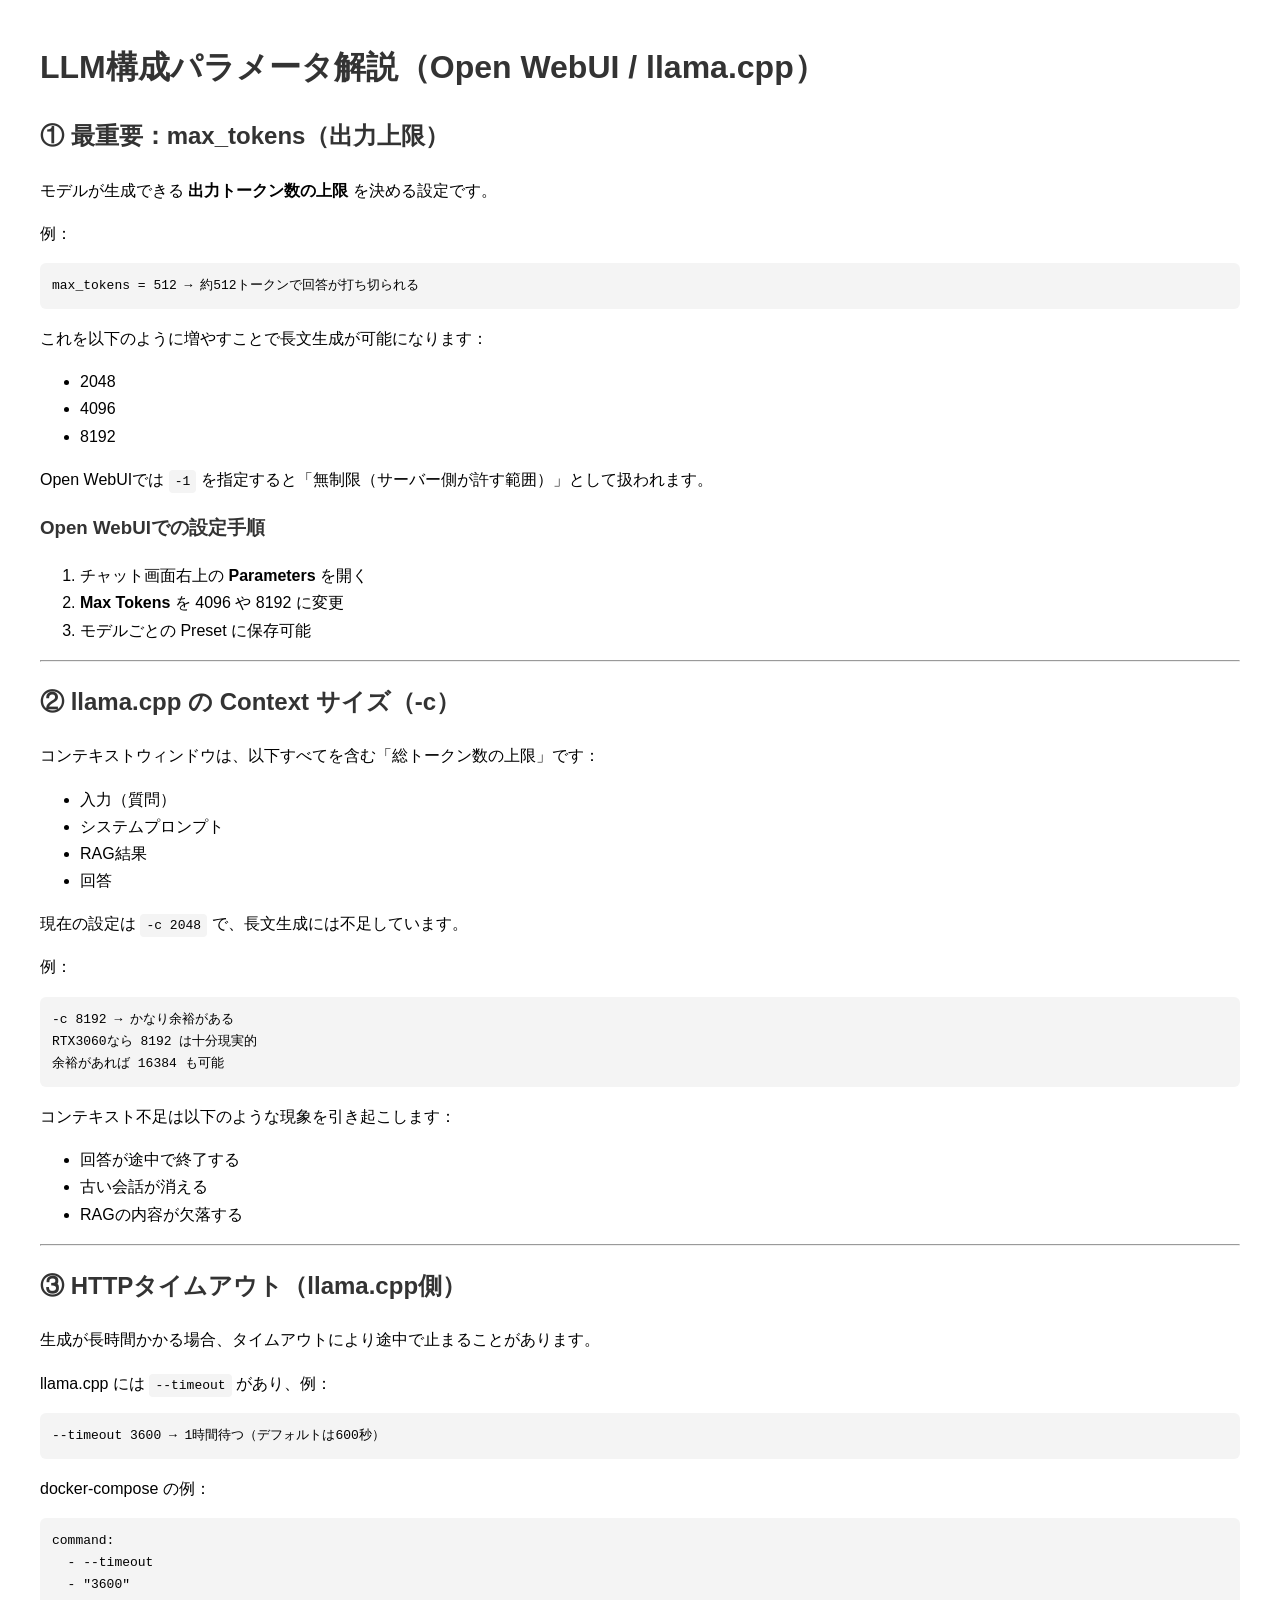
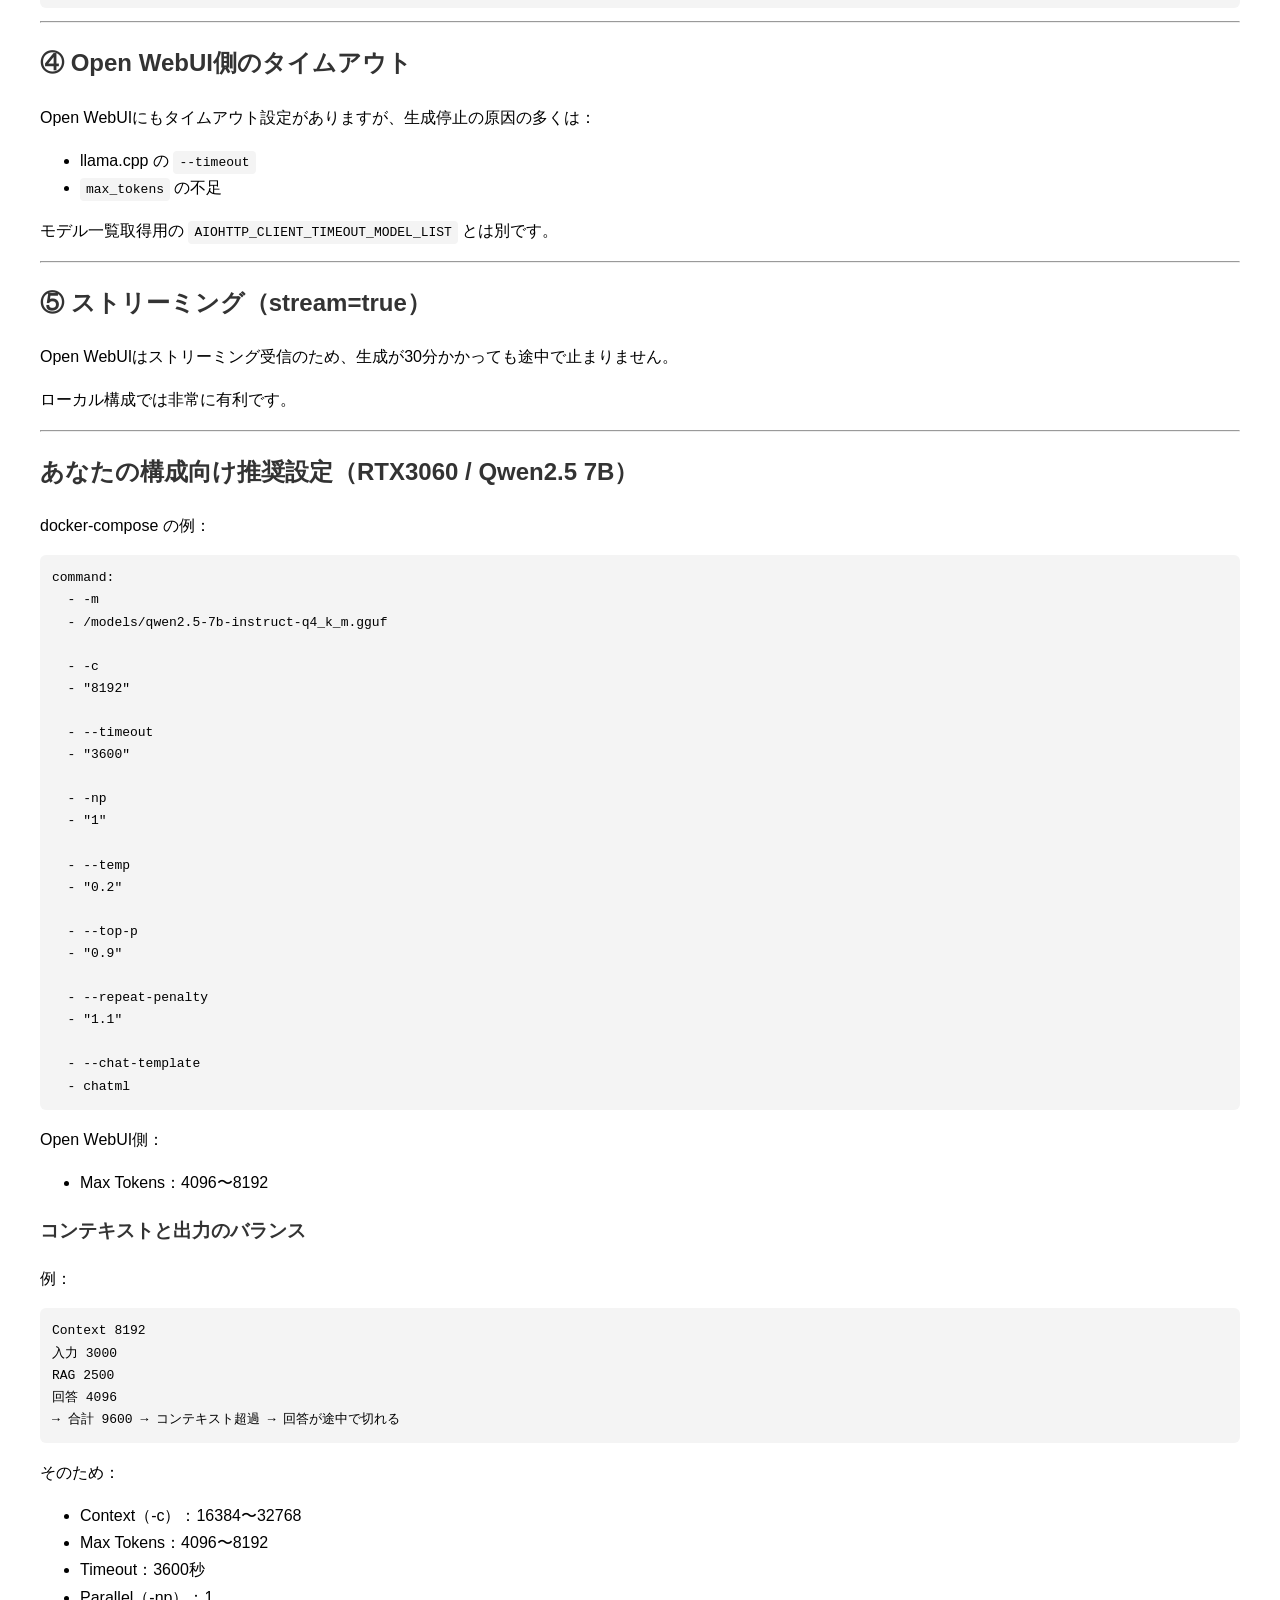
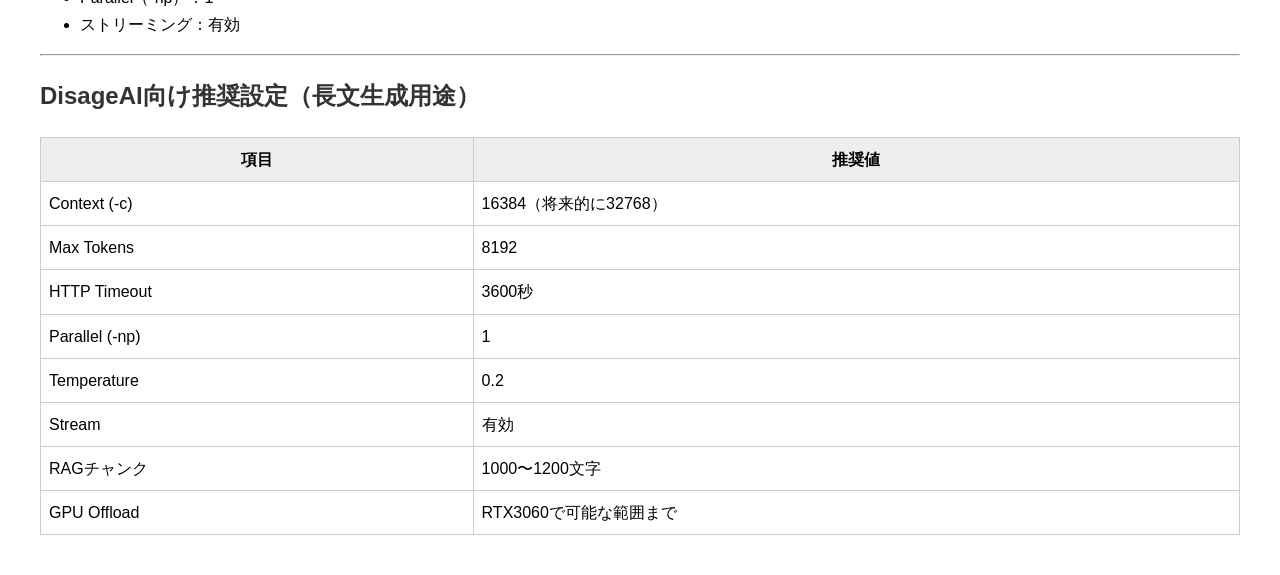
<file: docs/LLM構成パラメータ解説（Open_WebUI _llama.cpp）.html>
<!DOCTYPE html>
<html lang="ja">
<head>
<meta charset="UTF-8">
<title>LLM構成パラメータ解説（Open WebUI / llama.cpp）</title>
<style>
  body { font-family: Arial, sans-serif; line-height: 1.7; margin: 40px; }
  h1, h2, h3 { color: #333; }
  code { background: #f4f4f4; padding: 4px 6px; border-radius: 4px; }
  pre { background: #f4f4f4; padding: 12px; border-radius: 6px; }
  table { border-collapse: collapse; width: 100%; margin-top: 20px; }
  th, td { border: 1px solid #ccc; padding: 8px; }
  th { background: #eee; }
</style>
</head>
<body>

<h1>LLM構成パラメータ解説（Open WebUI / llama.cpp）</h1>

<h2>① 最重要：max_tokens（出力上限）</h2>
<p>モデルが生成できる <strong>出力トークン数の上限</strong> を決める設定です。</p>

<p>例：</p>
<pre>max_tokens = 512 → 約512トークンで回答が打ち切られる</pre>

<p>これを以下のように増やすことで長文生成が可能になります：</p>
<ul>
  <li>2048</li>
  <li>4096</li>
  <li>8192</li>
</ul>

<p>Open WebUIでは <code>-1</code> を指定すると「無制限（サーバー側が許す範囲）」として扱われます。</p>

<h3>Open WebUIでの設定手順</h3>
<ol>
  <li>チャット画面右上の <strong>Parameters</strong> を開く</li>
  <li><strong>Max Tokens</strong> を 4096 や 8192 に変更</li>
  <li>モデルごとの Preset に保存可能</li>
</ol>

<hr>

<h2>② llama.cpp の Context サイズ（-c）</h2>
<p>コンテキストウィンドウは、以下すべてを含む「総トークン数の上限」です：</p>

<ul>
  <li>入力（質問）</li>
  <li>システムプロンプト</li>
  <li>RAG結果</li>
  <li>回答</li>
</ul>

<p>現在の設定は <code>-c 2048</code> で、長文生成には不足しています。</p>

<p>例：</p>
<pre>-c 8192 → かなり余裕がある
RTX3060なら 8192 は十分現実的
余裕があれば 16384 も可能
</pre>

<p>コンテキスト不足は以下のような現象を引き起こします：</p>
<ul>
  <li>回答が途中で終了する</li>
  <li>古い会話が消える</li>
  <li>RAGの内容が欠落する</li>
</ul>

<hr>

<h2>③ HTTPタイムアウト（llama.cpp側）</h2>
<p>生成が長時間かかる場合、タイムアウトにより途中で止まることがあります。</p>

<p>llama.cpp には <code>--timeout</code> があり、例：</p>
<pre>--timeout 3600 → 1時間待つ（デフォルトは600秒）</pre>

<p>docker-compose の例：</p>
<pre>
command:
  - --timeout
  - "3600"
</pre>

<hr>

<h2>④ Open WebUI側のタイムアウト</h2>
<p>Open WebUIにもタイムアウト設定がありますが、生成停止の原因の多くは：</p>

<ul>
  <li>llama.cpp の <code>--timeout</code></li>
  <li><code>max_tokens</code> の不足</li>
</ul>

<p>モデル一覧取得用の <code>AIOHTTP_CLIENT_TIMEOUT_MODEL_LIST</code> とは別です。</p>

<hr>

<h2>⑤ ストリーミング（stream=true）</h2>
<p>Open WebUIはストリーミング受信のため、生成が30分かかっても途中で止まりません。</p>
<p>ローカル構成では非常に有利です。</p>

<hr>

<h2>あなたの構成向け推奨設定（RTX3060 / Qwen2.5 7B）</h2>

<p>docker-compose の例：</p>
<pre>
command:
  - -m
  - /models/qwen2.5-7b-instruct-q4_k_m.gguf

  - -c
  - "8192"

  - --timeout
  - "3600"

  - -np
  - "1"

  - --temp
  - "0.2"

  - --top-p
  - "0.9"

  - --repeat-penalty
  - "1.1"

  - --chat-template
  - chatml
</pre>

<p>Open WebUI側：</p>
<ul>
  <li>Max Tokens：4096〜8192</li>
</ul>

<h3>コンテキストと出力のバランス</h3>
<p>例：</p>
<pre>
Context 8192
入力 3000
RAG 2500
回答 4096
→ 合計 9600 → コンテキスト超過 → 回答が途中で切れる
</pre>

<p>そのため：</p>
<ul>
  <li>Context（-c）：16384〜32768</li>
  <li>Max Tokens：4096〜8192</li>
  <li>Timeout：3600秒</li>
  <li>Parallel（-np）：1</li>
  <li>ストリーミング：有効</li>
</ul>

<hr>

<h2>DisageAI向け推奨設定（長文生成用途）</h2>

<table>
  <tr><th>項目</th><th>推奨値</th></tr>
  <tr><td>Context (-c)</td><td>16384（将来的に32768）</td></tr>
  <tr><td>Max Tokens</td><td>8192</td></tr>
  <tr><td>HTTP Timeout</td><td>3600秒</td></tr>
  <tr><td>Parallel (-np)</td><td>1</td></tr>
  <tr><td>Temperature</td><td>0.2</td></tr>
  <tr><td>Stream</td><td>有効</td></tr>
  <tr><td>RAGチャンク</td><td>1000〜1200文字</td></tr>
  <tr><td>GPU Offload</td><td>RTX3060で可能な範囲まで</td></tr>
</table>

</body>
</html>
</file>
